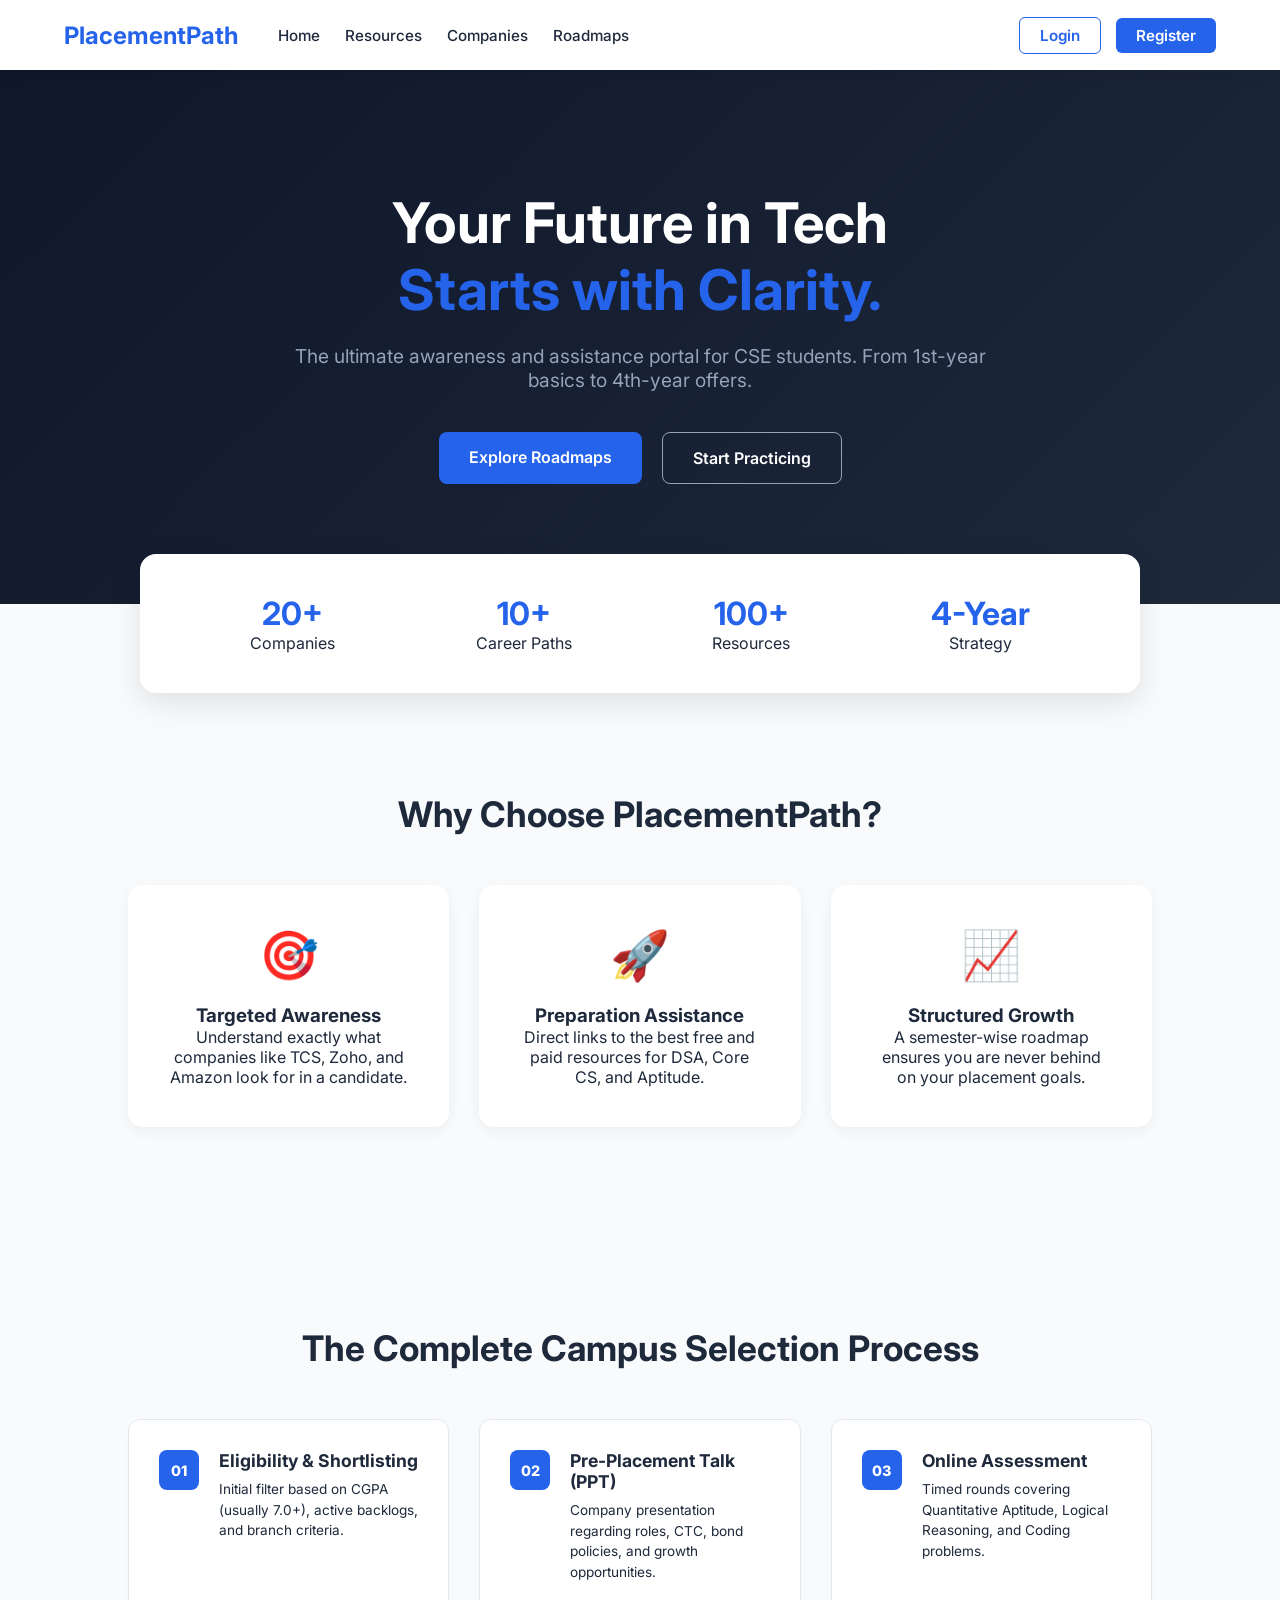
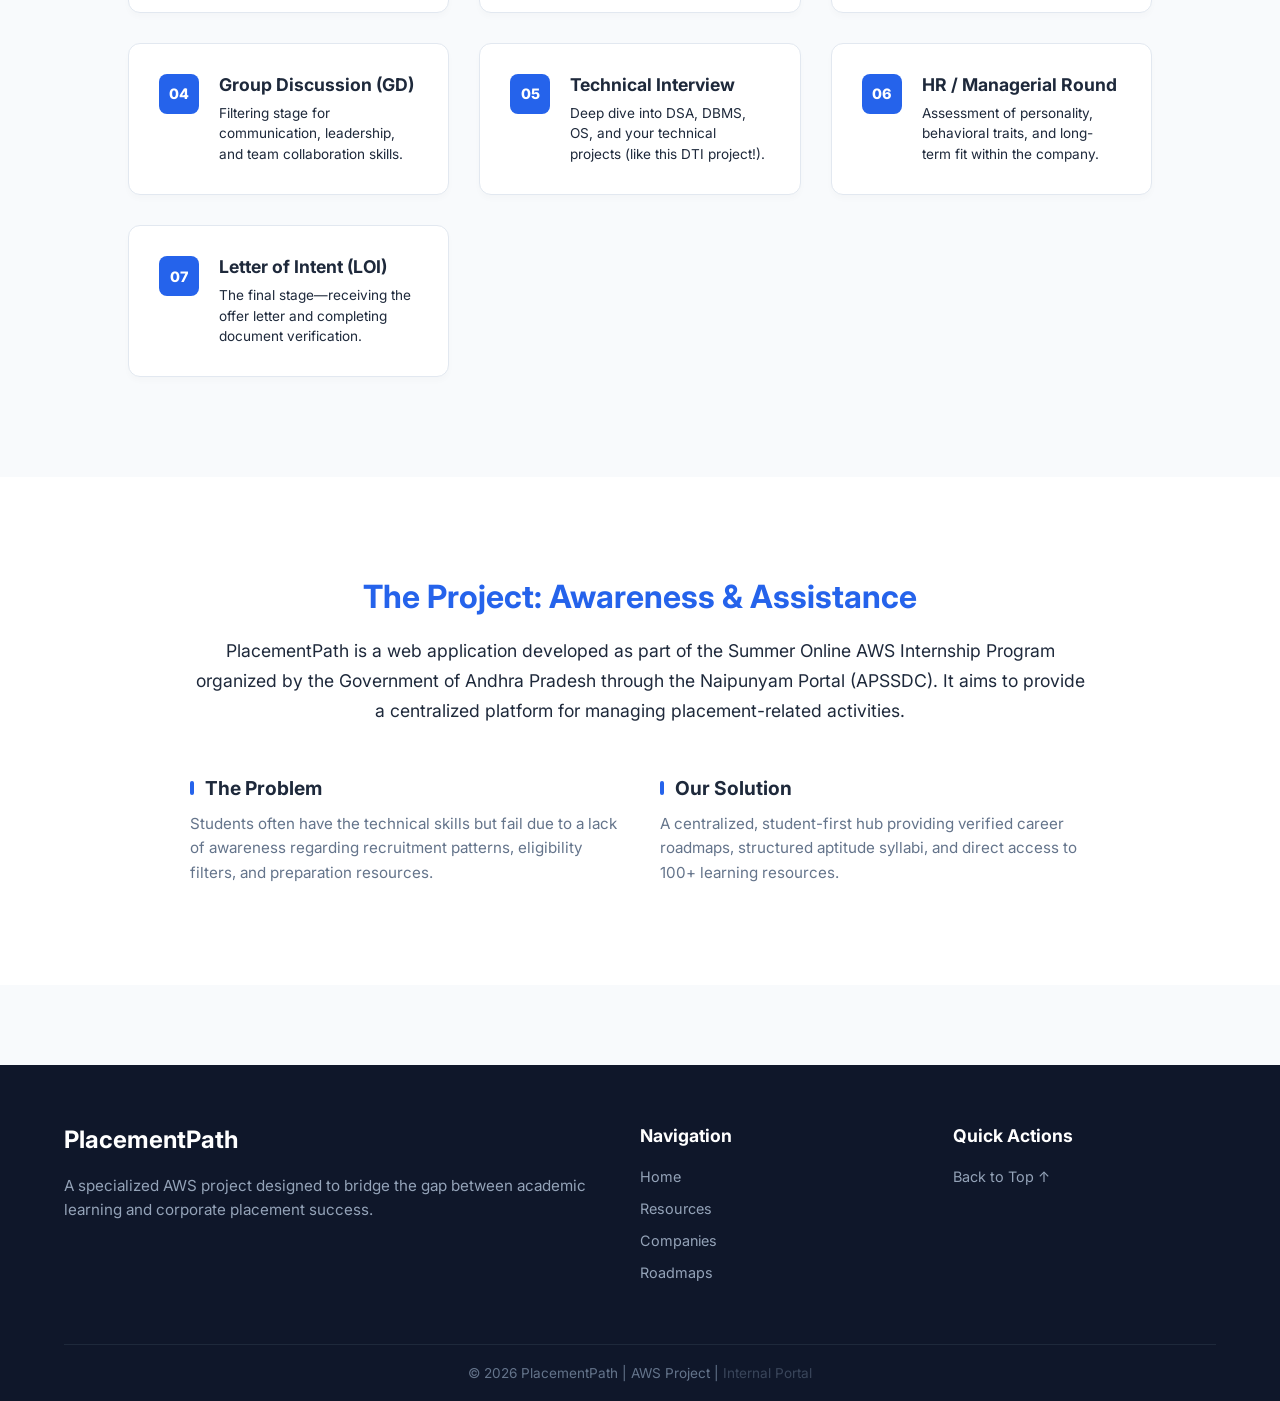
<file: frontend/index.html>
<!DOCTYPE html>
<html lang="en">
<head>
    <meta charset="UTF-8">
    <meta name="viewport" content="width=device-width, initial-scale=1.0">
    <title>PlacementPath | Empowering CSE Careers</title>
    <link rel="stylesheet" href="css/global.css">
    <link rel="stylesheet" href="css/home.css">
    <link href="https://fonts.googleapis.com/css2?family=Inter:wght@400;500;600;700&display=swap" rel="stylesheet">
</head>
<body>

    <nav>
        <a href="index.html" class="logo">PlacementPath</a>
        <ul class="nav-links">
            <li><a href="index.html">Home</a></li>
            <li><a href="resources.html">Resources</a></li>
            <li><a href="companies.html">Companies</a></li>
            <li><a href="roadmaps.html">Roadmaps</a></li>
        </ul>
        <ul class="nav-auth" id="nav-auth">
            <li><a href="login.html" class="btn-auth btn-login">Login</a></li>
            <li><a href="register.html" class="btn-auth btn-register">Register</a></li>
        </ul>
    </nav>

    <header class="hero">
        <div class="hero-content">
            <h1>Your Future in Tech <br><span>Starts with Clarity.</span></h1>
            <p>The ultimate awareness and assistance portal for CSE students. From 1st-year basics to 4th-year offers.</p>
            <div class="hero-btns">
                <a href="roadmaps.html" class="btn-primary">Explore Roadmaps</a>
                <a href="resources.html" class="btn-secondary">Start Practicing</a>
            </div>
        </div>
    </header>

    <section class="stats-bar">
        <div class="stat-item"><strong>20+</strong> Companies</div>
        <div class="stat-item"><strong>10+</strong> Career Paths</div>
        <div class="stat-item"><strong>100+</strong> Resources</div>
        <div class="stat-item"><strong>4-Year</strong> Strategy</div>
    </section>

    <section class="features">
        <h2 class="section-title">Why Choose PlacementPath?</h2>
        <div class="feature-grid">
            <div class="feature-card">
                <div class="f-icon">🎯</div>
                <h3>Targeted Awareness</h3>
                <p>Understand exactly what companies like TCS, Zoho, and Amazon look for in a candidate.</p>
            </div>
            <div class="feature-card">
                <div class="f-icon">🚀</div>
                <h3>Preparation Assistance</h3>
                <p>Direct links to the best free and paid resources for DSA, Core CS, and Aptitude.</p>
            </div>
            <div class="feature-card">
                <div class="f-icon">📈</div>
                <h3>Structured Growth</h3>
                <p>A semester-wise roadmap ensures you are never behind on your placement goals.</p>
            </div>
        </div>
    </section>

    <section class="phases">
    <h2 class="section-title">The Complete Campus Selection Process</h2>
    <div class="phase-timeline">
        <div class="phase-node">
            <div class="node-icon">01</div>
            <div class="node-content">
                <h4>Eligibility & Shortlisting</h4>
                <p>Initial filter based on CGPA (usually 7.0+), active backlogs, and branch criteria.</p>
            </div>
        </div>
        <div class="phase-node">
            <div class="node-icon">02</div>
            <div class="node-content">
                <h4>Pre-Placement Talk (PPT)</h4>
                <p>Company presentation regarding roles, CTC, bond policies, and growth opportunities.</p>
            </div>
        </div>
        <div class="phase-node">
            <div class="node-icon">03</div>
            <div class="node-content">
                <h4>Online Assessment</h4>
                <p>Timed rounds covering Quantitative Aptitude, Logical Reasoning, and Coding problems.</p>
            </div>
        </div>
        <div class="phase-node">
            <div class="node-icon">04</div>
            <div class="node-content">
                <h4>Group Discussion (GD)</h4>
                <p>Filtering stage for communication, leadership, and team collaboration skills.</p>
            </div>
        </div>
        <div class="phase-node">
            <div class="node-icon">05</div>
            <div class="node-content">
                <h4>Technical Interview</h4>
                <p>Deep dive into DSA, DBMS, OS, and your technical projects (like this DTI project!).</p>
            </div>
        </div>
        <div class="phase-node">
            <div class="node-icon">06</div>
            <div class="node-content">
                <h4>HR / Managerial Round</h4>
                <p>Assessment of personality, behavioral traits, and long-term fit within the company.</p>
            </div>
        </div>
        <div class="phase-node">
            <div class="node-icon">07</div>
            <div class="node-content">
                <h4>Letter of Intent (LOI)</h4>
                <p>The final stage—receiving the offer letter and completing document verification.</p>
            </div>
        </div>
    </div>
</section>


    <section id="about" class="about-section">
    <div class="about-container">
        <div class="about-text">
            <h2>The Project: Awareness & Assistance</h2>
            <p>
                PlacementPath is a web application developed as part of the Summer Online AWS Internship Program organized by the Government of Andhra Pradesh through the Naipunyam Portal (APSSDC). It aims to provide a centralized platform for managing placement-related activities. 
            </p>
            <div class="about-grid">
                <div class="about-item">
                    <h4>The Problem</h4>
                    <p>Students often have the technical skills but fail due to a lack of awareness regarding recruitment patterns, eligibility filters, and preparation resources.</p>
                </div>
                <div class="about-item">
                    <h4>Our Solution</h4>
                    <p>A centralized, student-first hub providing verified career roadmaps, structured aptitude syllabi, and direct access to 100+ learning resources.</p>
                </div>
            </div>
        </div>
    </div>
</section>

   <footer>
    <div class="footer-container">
        <div class="footer-about">
            <h3>Placement<span>Path</span></h3>
            <p>A specialized AWS project designed to bridge the gap between academic learning and corporate placement success.</p>
        </div>
        <div class="footer-links">
            <h4>Navigation</h4>
            <ul>
                <li><a href="index.html">Home</a></li>
                <li><a href="resources.html">Resources</a></li>
                <li><a href="companies.html">Companies</a></li>
                <li><a href="roadmaps.html">Roadmaps</a></li>
            </ul>
        </div>
        <div class="footer-links">
            <h4>Quick Actions</h4>
            <ul>
                <li><a href="javascript:void(0)" onclick="window.scrollTo({top:0, behavior:'smooth'})">Back to Top ↑</a></li>
            </ul>
        </div>
    </div>
    <div class="footer-bottom">
        <p>
            &copy; 2026 PlacementPath | AWS Project | 
            <a href="admin.html" style="text-decoration: none; color: inherit; opacity: 0.5;">Internal Portal</a>
        </p>
    </div>
</footer>
 <script>

const token = localStorage.getItem("token");
const username = localStorage.getItem("username");

const navAuth = document.getElementById("nav-auth");

if (token) {

    navAuth.innerHTML = `
        <li style="display:flex;align-items:center;color:white;font-weight:600;padding-right:10px;">
            Welcome, ${username}
        </li>

        <li>
            <a href="#" class="btn-auth btn-login" id="logoutBtn">
                Logout
            </a>
        </li>
    `;

    document
        .getElementById("logoutBtn")
        .addEventListener("click", function(e){

            e.preventDefault();

            localStorage.removeItem("token");
            localStorage.removeItem("username");
            localStorage.removeItem("loggedIn");

            alert("Logged out successfully.");

            window.location.reload();

        });

}

</script>
</body>
</html>
</file>
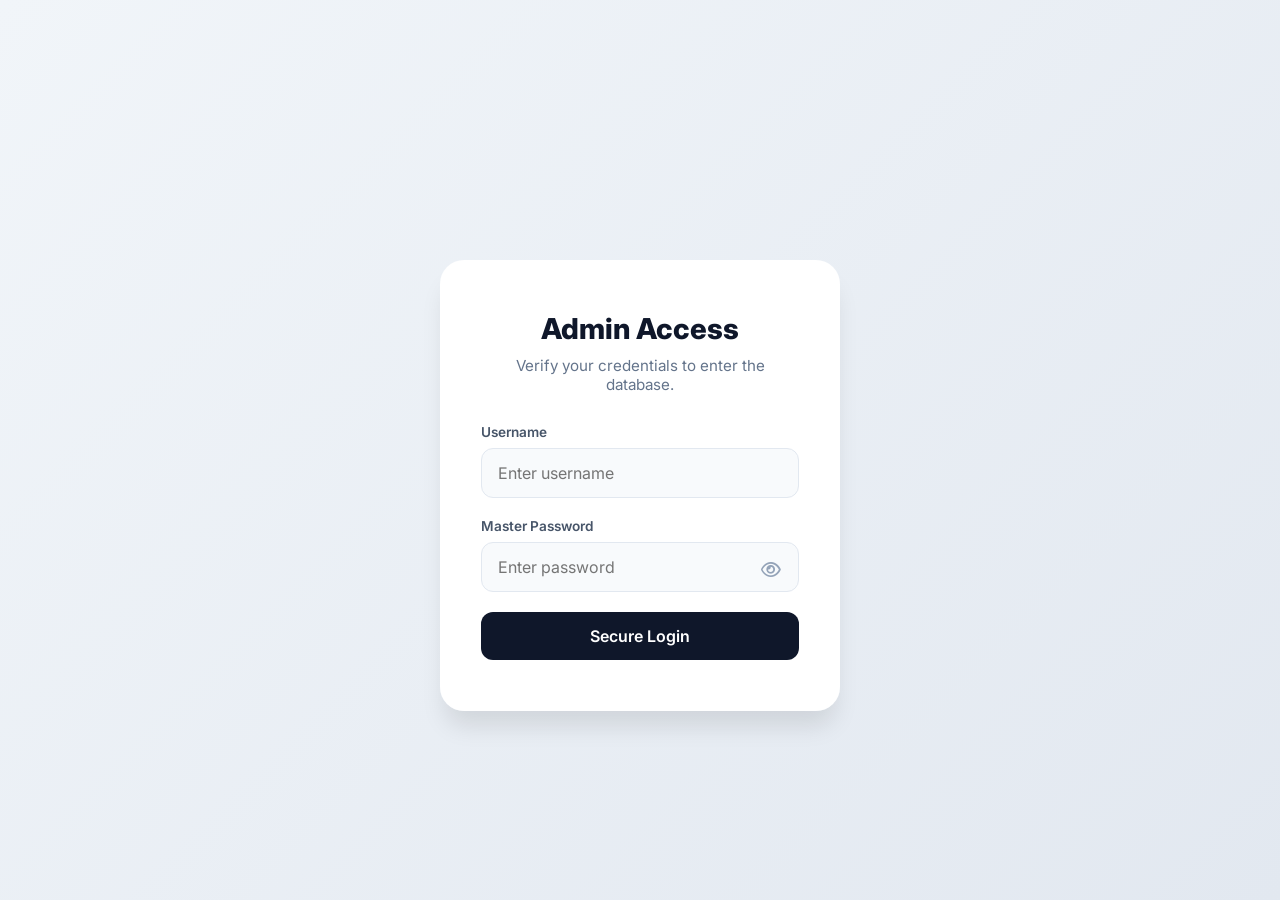
<file: frontend/admin.html>
<!DOCTYPE html>
<html lang="en">
<head>
    <meta charset="UTF-8">
    <meta name="viewport" content="width=device-width, initial-scale=1.0">
    <title>Admin Portal | PlacementPath</title>
    
    <link rel="stylesheet" href="css/global.css">
    <link rel="stylesheet" href="https://cdnjs.cloudflare.com/ajax/libs/font-awesome/6.0.0/css/all.min.css">
    
    <style>
        :root {
            --admin-dark: #0f172a;
            --primary-blue: #2563eb;
            --bg-gradient: linear-gradient(135deg, #f1f5f9 0%, #e2e8f0 100%);
        }

        body { 
            background: var(--bg-gradient);
            margin: 0;
            font-family: 'Inter', sans-serif;
            min-height: 100vh;
            display: flex;
            align-items: center; /* Vertical centering for login */
            justify-content: center; /* Horizontal centering */
        }

        /* --- 1. LOGIN CARD STYLING --- */
        .login-box { 
            background: rgba(255, 255, 255, 0.98);
            padding: 50px 40px;
            border-radius: 24px; 
            text-align: center;
            box-shadow: 0 20px 25px -5px rgba(0, 0, 0, 0.1);
            max-width: 400px;
            width: 90%;
            border: 1px solid rgba(255, 255, 255, 0.3);
        }

        .login-box h2 { color: var(--admin-dark); font-size: 1.8rem; margin: 0 0 10px; font-weight: 800; }
        .login-box p { color: #64748b; margin-bottom: 30px; font-size: 0.95rem; }

        .input-group { position: relative; margin-bottom: 20px; text-align: left; }
        .input-group label { display: block; font-size: 0.85rem; font-weight: 600; color: #475569; margin-bottom: 8px; }
        
        .input-group input { 
            width: 100%; padding: 14px 16px; border: 1.5px solid #e2e8f0; 
            border-radius: 12px; font-size: 1rem; transition: 0.3s;
            background: #f8fafc; box-sizing: border-box;
        }

        .input-group input:focus {
            outline: none; border-color: var(--primary-blue);
            background: white; box-shadow: 0 0 0 4px rgba(37, 99, 235, 0.1);
        }

        .input-group i { 
            position: absolute; right: 18px; top: 43px; 
            cursor: pointer; color: #94a3b8; font-size: 1.1rem; 
        }

        .login-btn {
            width: 100%; padding: 14px; background: var(--admin-dark);
            color: white; border: none; border-radius: 12px;
            font-size: 1rem; font-weight: 600; cursor: pointer; transition: 0.3s;
        }

        .login-btn:hover { background: #1e293b; transform: translateY(-1px); }

        /* --- 2. DASHBOARD STYLING --- */
        #dashboard { 
            display: none; 
            width: 100%; 
            max-width: 1100px; 
            padding: 40px 20px;
            margin: 0 auto; /* Ensure horizontal centering */
        }

        .admin-nav { 
            display: flex; justify-content: space-between; align-items: center; 
            margin-bottom: 30px; background: var(--admin-dark);
            padding: 20px 30px; border-radius: 16px; color: white;
            box-shadow: 0 10px 15px -3px rgba(0,0,0,0.1);
        }

        .logout-btn {
            background: transparent; color: white !important;
            border: 1.5px solid white; padding: 8px 20px;
            border-radius: 8px; font-weight: 600; cursor: pointer;
            transition: 0.3s;
        }
        .logout-btn:hover { background: white; color: var(--admin-dark) !important; }

        .table-card { 
            background: white; border-radius: 16px; 
            box-shadow: 0 4px 6px -1px rgba(0,0,0,0.1); overflow: hidden; 
        }

        table { width: 100%; border-collapse: collapse; }
        th { background: #f8fafc; color: #475569; text-align: left; padding: 18px; font-size: 0.85rem; text-transform: uppercase; letter-spacing: 0.05em; }
        td { padding: 18px; border-top: 1px solid #f1f5f9; color: #1e293b; }
        
        code { background: #fff1f2; color: #e11d48; padding: 4px 8px; border-radius: 4px; font-family: monospace; }
        .btn-del { color: #ef4444; border: none; background: none; cursor: pointer; font-weight: 700; }
    </style>
</head>
<body>

    <div id="loginSection" class="login-box">
        <h2>Admin Access</h2>
        <p>Verify your credentials to enter the database.</p>
        
        <div class="input-group">
            <label>Username</label>
            <input type="text" id="adminUser" placeholder="Enter username">
        </div>
        
        <div class="input-group">
            <label>Master Password</label>
            <input type="password" id="adminPass" placeholder="Enter password">
            <i class="fa-regular fa-eye" id="toggleEye"></i>
        </div>
        
        <button onclick="checkAdmin()" class="login-btn">Secure Login</button>
    </div>

    <div id="dashboard">
        <div class="admin-nav">
            <h2 style="margin:0;">PlacementPath <span style="font-weight:300; opacity:0.7;">| Database</span></h2>
            <button onclick="adminLogout()" class="logout-btn">Logout</button>
        </div>

        <div class="table-card">
            <table>
                <thead>
                    <tr>
                        <th>Username</th>
                        <th>Email</th>
                        <th>Registered On</th>
                        <th>Status</th>
                    </tr>
                </thead>
                <tbody id="userList">
                    </tbody>
            </table>
        </div>
    </div>
    
<script src="js/config.js"></script>
<script src="js/admin.js"></script>
</body>
</html>
</file>
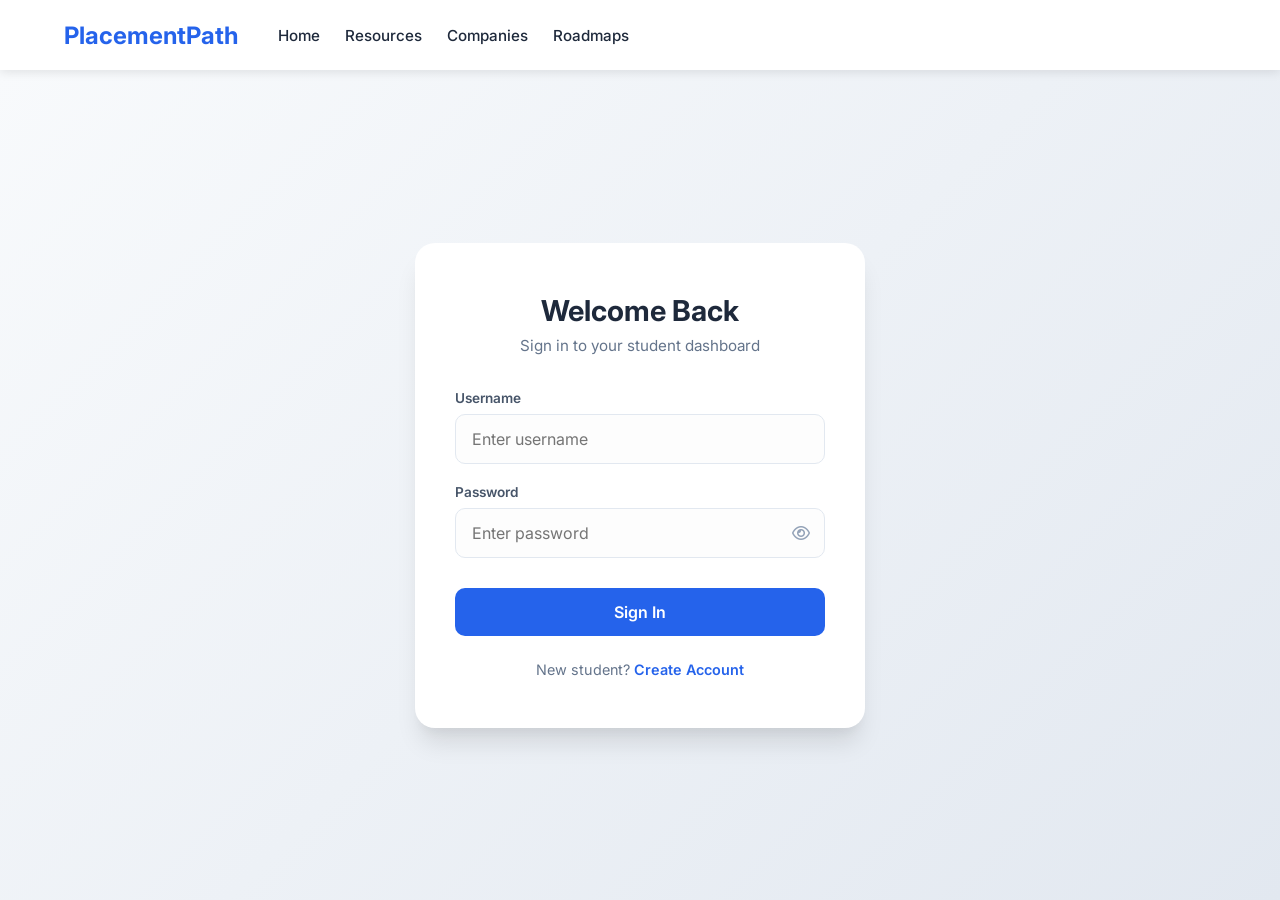
<file: frontend/companies.html>
<!DOCTYPE html>
<html lang="en">
<head>
    <meta charset="UTF-8">
    <meta name="viewport" content="width=device-width, initial-scale=1.0">
    <title>Company Directory | PlacementPath</title>
    <link rel="stylesheet" href="css/global.css">
    <link rel="stylesheet" href="css/companies.css">
    <link href="https://fonts.googleapis.com/css2?family=Inter:wght@400;500;600;700&display=swap" rel="stylesheet">
</head>
<body>

    <nav>
        <a href="index.html" class="logo">PlacementPath</a>
        <ul class="nav-links">
            <li><a href="index.html">Home</a></li>
            <li><a href="resources.html">Resources</a></li>
            <li><a href="companies.html">Companies</a></li>
            <li><a href="roadmaps.html">Roadmaps</a></li>
        </ul>
        <ul class="nav-auth" id="nav-auth">
            <li><a href="login.html" class="btn-auth btn-login">Login</a></li>
            <li><a href="register.html" class="btn-auth btn-register">Register</a></li>
        </ul>
    </nav>

    <div class="table-container">
        <header class="page-header">
            <h1>Partner Companies</h1>
            <p>Direct links and available roles for top tech recruiters in India.</p>
        </header>

        <table class="company-table">
            <thead>
                <tr>
                    <th>#</th>
                    <th>Company</th>
                    <th>Available Roles (CSE/IT)</th>
                    <th>Action</th>
                </tr>
            </thead>
            <tbody>
    <tr><td>1</td><td><div class="table-brand"><span class="mini-icon google">G</span> Google</div></td><td>SDE, Cloud, Data Engineer</td><td><a href="https://google.com/careers" target="_blank" class="table-btn">View Site</a></td></tr>
    <tr><td>2</td><td><div class="table-brand"><span class="mini-icon microsoft">M</span> Microsoft</div></td><td>Software Engineer, Azure Intern</td><td><a href="https://careers.microsoft.com" target="_blank" class="table-btn">View Site</a></td></tr>
    <tr><td>3</td><td><div class="table-brand"><span class="mini-icon amazon">A</span> Amazon</div></td><td>SDE-1, AWS Cloud Support</td><td><a href="https://amazon.jobs" target="_blank" class="table-btn">View Site</a></td></tr>
    <tr><td>4</td><td><div class="table-brand"><span class="mini-icon nvidia">NV</span> NVIDIA</div></td><td>System Software, Hardware Eng.</td><td><a href="https://nvidia.com/careers" target="_blank" class="table-btn">View Site</a></td></tr>
    <tr><td>5</td><td><div class="table-brand"><span class="mini-icon oracle">O</span> Oracle</div></td><td>App Developer, Cloud Infrastructure</td><td><a href="https://oracle.com/careers" target="_blank" class="table-btn">View Site</a></td></tr>
    
    <tr><td>6</td><td><div class="table-brand"><span class="mini-icon zoho">Z</span> Zoho</div></td><td>Software Developer (Member Tech)</td><td><a href="https://zoho.com/careers" target="_blank" class="table-btn">View Site</a></td></tr>
    <tr><td>7</td><td><div class="table-brand"><span class="mini-icon flipkart">F</span> Flipkart</div></td><td>SDE-1, Data Analyst</td><td><a href="https://flipkartcareers.com" target="_blank" class="table-btn">View Site</a></td></tr>
    <tr><td>8</td><td><div class="table-brand"><span class="mini-icon phonepe">P</span> PhonePe</div></td><td>Backend, Frontend, DevOps</td><td><a href="https://phonepe.com/careers" target="_blank" class="table-btn">View Site</a></td></tr>
    <tr><td>9</td><td><div class="table-brand"><span class="mini-icon zomato">ZM</span> Zomato</div></td><td>Product Engineer, SDE</td><td><a href="https://zomato.com/careers" target="_blank" class="table-btn">View Site</a></td></tr>
    <tr><td>10</td><td><div class="table-brand"><span class="mini-icon swiggy">SW</span> Swiggy</div></td><td>SDE, Site Reliability Eng.</td><td><a href="https://swiggy.com/careers" target="_blank" class="table-btn">View Site</a></td></tr>
    <tr><td>11</td><td><div class="table-brand"><span class="mini-icon fresh">FW</span> Freshworks</div></td><td>Product Developer, QA</td><td><a href="https://freshworks.com/careers" target="_blank" class="table-btn">View Site</a></td></tr>

    <tr><td>12</td><td><div class="table-brand"><span class="mini-icon tcs">T</span> TCS</div></td><td>Ninja, Digital, Prime</td><td><a href="https://tcs.com/careers" target="_blank" class="table-btn">View Site</a></td></tr>
    <tr><td>13</td><td><div class="table-brand"><span class="mini-icon infosys">I</span> Infosys</div></td><td>Power Programmer, DSE, SE</td><td><a href="https://infosys.com/careers" target="_blank" class="table-btn">View Site</a></td></tr>
    <tr><td>14</td><td><div class="table-brand"><span class="mini-icon wipro">W</span> Wipro</div></td><td>Turbo, Elite, Star</td><td><a href="https://wipro.com/careers" target="_blank" class="table-btn">View Site</a></td></tr>
    <tr><td>15</td><td><div class="table-brand"><span class="mini-icon accenture">AC</span> Accenture</div></td><td>ASE, AASE (Full Stack)</td><td><a href="https://accenture.com/careers" target="_blank" class="table-btn">View Site</a></td></tr>
    <tr><td>16</td><td><div class="table-brand"><span class="mini-icon cog">C</span> Cognizant</div></td><td>GenC, GenC Elevate, Next</td><td><a href="https://cognizant.com/careers" target="_blank" class="table-btn">View Site</a></td></tr>
    <tr><td>17</td><td><div class="table-brand"><span class="mini-icon hcl">H</span> HCLTech</div></td><td>Graduate Engineer, Support</td><td><a href="https://hcltech.com/careers" target="_blank" class="table-btn">View Site</a></td></tr>
    <tr><td>18</td><td><div class="table-brand"><span class="mini-icon cap">CG</span> Capgemini</div></td><td>Analyst, Senior Analyst</td><td><a href="https://capgemini.com/careers" target="_blank" class="table-btn">View Site</a></td></tr>
    <tr><td>19</td><td><div class="table-brand"><span class="mini-icon lti">LTIM</span> LTIMindtree</div></td><td>Software Engineer, Data</td><td><a href="https://ltimindtree.com/careers" target="_blank" class="table-btn">View Site</a></td></tr>
    <tr><td>20</td><td><div class="table-brand"><span class="mini-icon ibm">IBM</span> IBM</div></td><td>ASE, AI Engineer</td><td><a href="https://ibm.com/careers" target="_blank" class="table-btn">View Site</a></td></tr>
    
    <tr><td>21</td><td><div class="table-brand"><span class="mini-icon jpm">JPM</span> JP Morgan</div></td><td>Software Engineer (SEP)</td><td><a href="https://jpmorgan.com/careers" target="_blank" class="table-btn">View Site</a></td></tr>
    <tr><td>22</td><td><div class="table-brand"><span class="mini-icon del">DL</span> Deloitte</div></td><td>Analyst, Cyber Risk</td><td><a href="https://deloitte.com/careers" target="_blank" class="table-btn">View Site</a></td></tr>
</tbody>
        </table>
    </div>

    <footer>
    <div class="footer-container">
        <div class="footer-about">
            <h3>Placement<span>Path</span></h3>
            <p>Specialized DTI project empowering CSE students with technical roadmaps and placement assistance.</p>
        </div>

        <div class="footer-links">
            <h4>Navigation</h4>
            <ul>
                <li><a href="index.html">Home</a></li>
                <li><a href="resources.html">Resources</a></li>
                <li><a href="companies.html">Companies</a></li>
                <li><a href="roadmaps.html">Roadmaps</a></li>
            </ul>
        </div>

        <div class="footer-links">
            <h4>Quick Actions</h4>
            <ul>
                <li><a href="javascript:void(0)" onclick="window.scrollTo({top:0, behavior:'smooth'})">Back to Top ↑</a></li>
            </ul>
        </div>
    </div>

    <div class="footer-bottom">
        <p>&copy; 2026 PlacementPath | DTI Project</p>
    </div>
</footer>
<script>

const token = localStorage.getItem("token");
const navAuth = document.getElementById("nav-auth");

// Protect this page
if (!token) {

    alert("Please login to access this page.");

    window.location.href = "login.html";

}

// Update Navbar
if (token) {

    navAuth.innerHTML = `
        <li>
            <a href="#" class="btn-auth btn-login" id="logoutBtn">
                Logout
            </a>
        </li>
    `;

    document
        .getElementById("logoutBtn")
        .addEventListener("click", function(e){

            e.preventDefault();

            localStorage.removeItem("token");
            localStorage.removeItem("username");
            localStorage.removeItem("loggedIn");

            window.location.href = "login.html";

        });

}

</script>
</body>
</html>
</file>
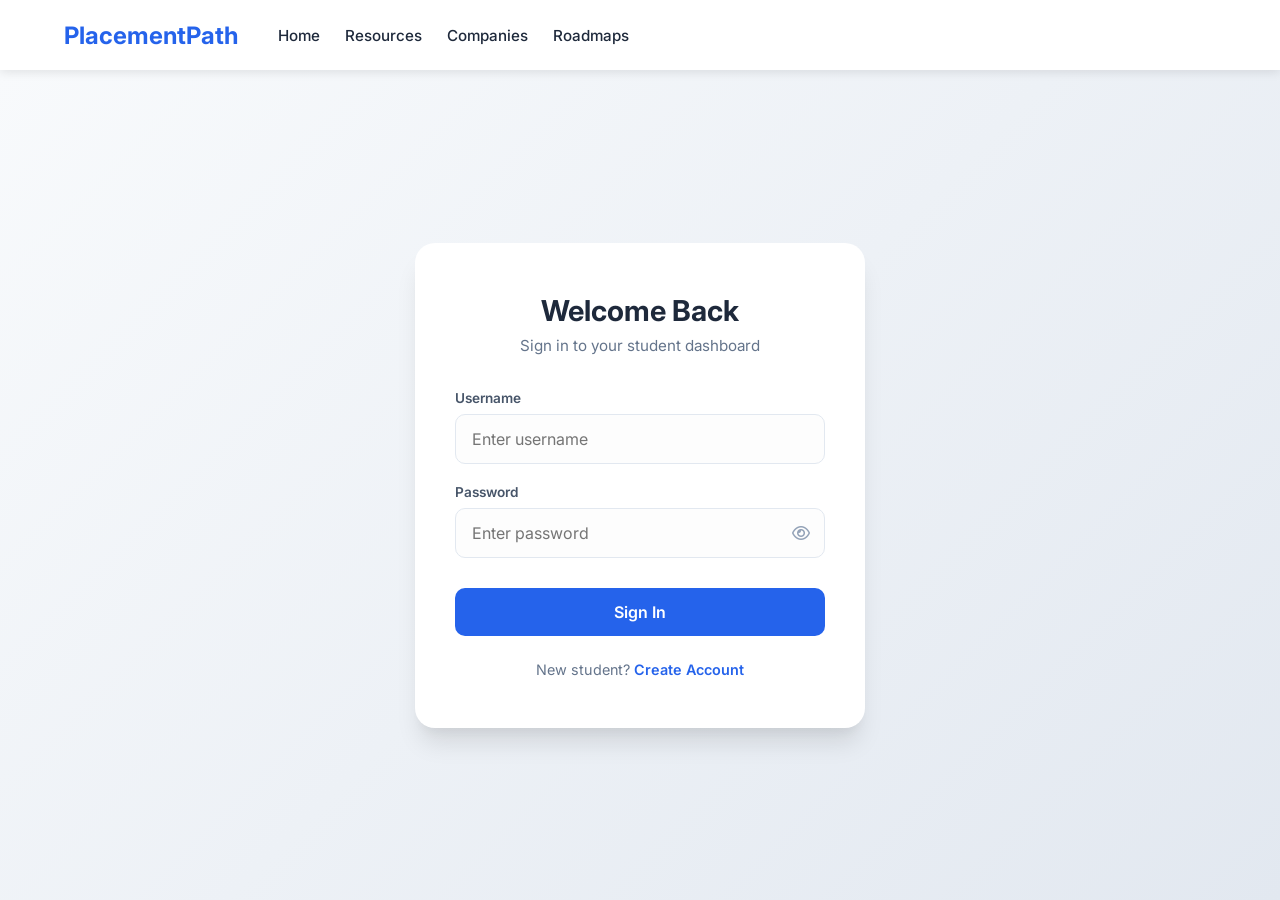
<file: frontend/login.html>
<!DOCTYPE html>
<html lang="en">
<head>
    <meta charset="UTF-8">
    <meta name="viewport" content="width=device-width, initial-scale=1.0">
    <title>Login | PlacementPath</title>

    <link rel="stylesheet" href="css/global.css">
    <link rel="stylesheet" href="css/auth.css">
    <link rel="stylesheet" href="https://cdnjs.cloudflare.com/ajax/libs/font-awesome/6.0.0/css/all.min.css">
</head>
<body>

<nav>
    <a href="index.html" class="logo">Placement<span>Path</span></a>

    <ul class="nav-links">
        <li><a href="index.html">Home</a></li>
        <li><a href="resources.html">Resources</a></li>
        <li><a href="companies.html">Companies</a></li>
        <li><a href="roadmaps.html">Roadmaps</a></li>
    </ul>
</nav>

<div class="auth-wrapper">

    <div class="auth-card">

        <div class="auth-header">
            <h2>Welcome Back</h2>
            <p>Sign in to your student dashboard</p>
        </div>

        <div id="statusMsg" class="status-msg"></div>

        <form id="loginForm">

            <div class="input-group">

                <label>Username</label>

                <input
                    type="text"
                    id="loginUsername"
                    placeholder="Enter username"
                    required>

            </div>

            <div class="input-group">

                <label>Password</label>

                <div class="password-wrapper">

                    <input
                        type="password"
                        id="loginPass"
                        placeholder="Enter password"
                        required>

                    <i class="fa-regular fa-eye"
                       id="toggleLoginPass"></i>

                </div>

            </div>

            <button type="submit"
                    class="btn-submit">

                Sign In

            </button>

        </form>

        <div class="auth-footer">

            New student?

            <a href="register.html">
                Create Account
            </a>

        </div>

    </div>

</div>
<script src="js/config.js"></script>
<script src="js/login.js"></script>
</body>
</html>
</file>
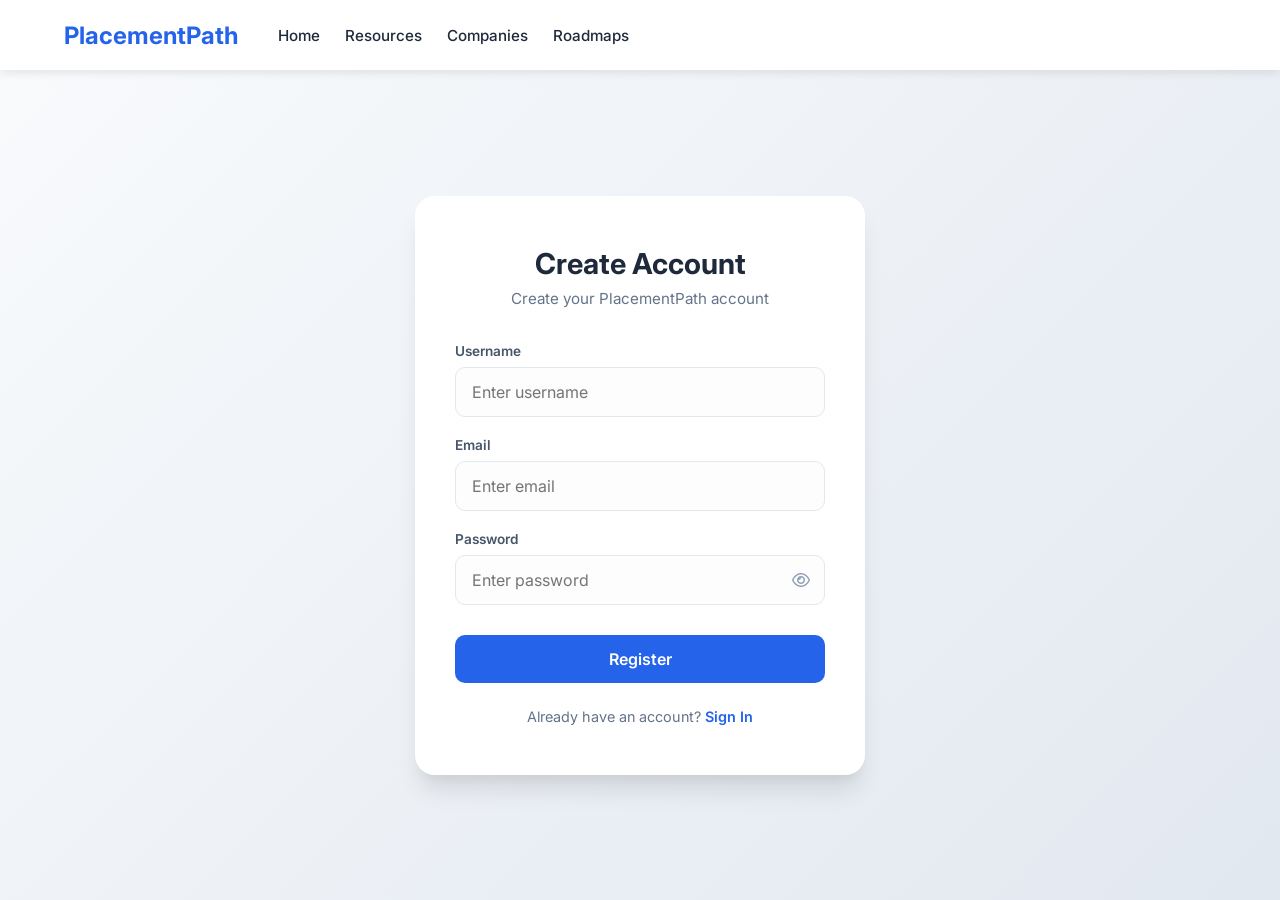
<file: frontend/register.html>
<!DOCTYPE html>
<html lang="en">
<head>
    <meta charset="UTF-8">
    <meta name="viewport" content="width=device-width, initial-scale=1.0">
    <title>Register | PlacementPath</title>

    <link rel="stylesheet" href="css/global.css">
    <link rel="stylesheet" href="css/auth.css">
    <link rel="stylesheet"
          href="https://cdnjs.cloudflare.com/ajax/libs/font-awesome/6.0.0/css/all.min.css">
</head>
<body>

<nav>
    <a href="index.html" class="logo">
        Placement<span>Path</span>
    </a>

    <ul class="nav-links">
        <li><a href="index.html">Home</a></li>
        <li><a href="resources.html">Resources</a></li>
        <li><a href="companies.html">Companies</a></li>
        <li><a href="roadmaps.html">Roadmaps</a></li>
    </ul>
</nav>

<div class="auth-wrapper">

    <div class="auth-card">

        <div class="auth-header">
            <h2>Create Account</h2>
            <p>Create your PlacementPath account</p>
        </div>

        <div id="statusMsg" class="status-msg"></div>

        <form id="regForm">

            <div class="input-group">
                <label>Username</label>
                <input
                    type="text"
                    id="username"
                    placeholder="Enter username"
                    required>
            </div>

            <div class="input-group">
                <label>Email</label>
                <input
                    type="email"
                    id="email"
                    placeholder="Enter email"
                    required>
            </div>

            <div class="input-group">

                <label>Password</label>

                <div class="password-wrapper">

                    <input
                        type="password"
                        id="password"
                        placeholder="Enter password"
                        required>

                    <i class="fa-regular fa-eye"
                       id="toggleRegPass"></i>

                </div>

            </div>

            <button
                type="submit"
                class="btn-submit">

                Register

            </button>

        </form>

        <div class="auth-footer">

            Already have an account?

            <a href="login.html">
                Sign In
            </a>

        </div>

    </div>

</div>
<script src="js/config.js"></script>
<script src="js/register.js"></script>

</body>
</html>
</file>
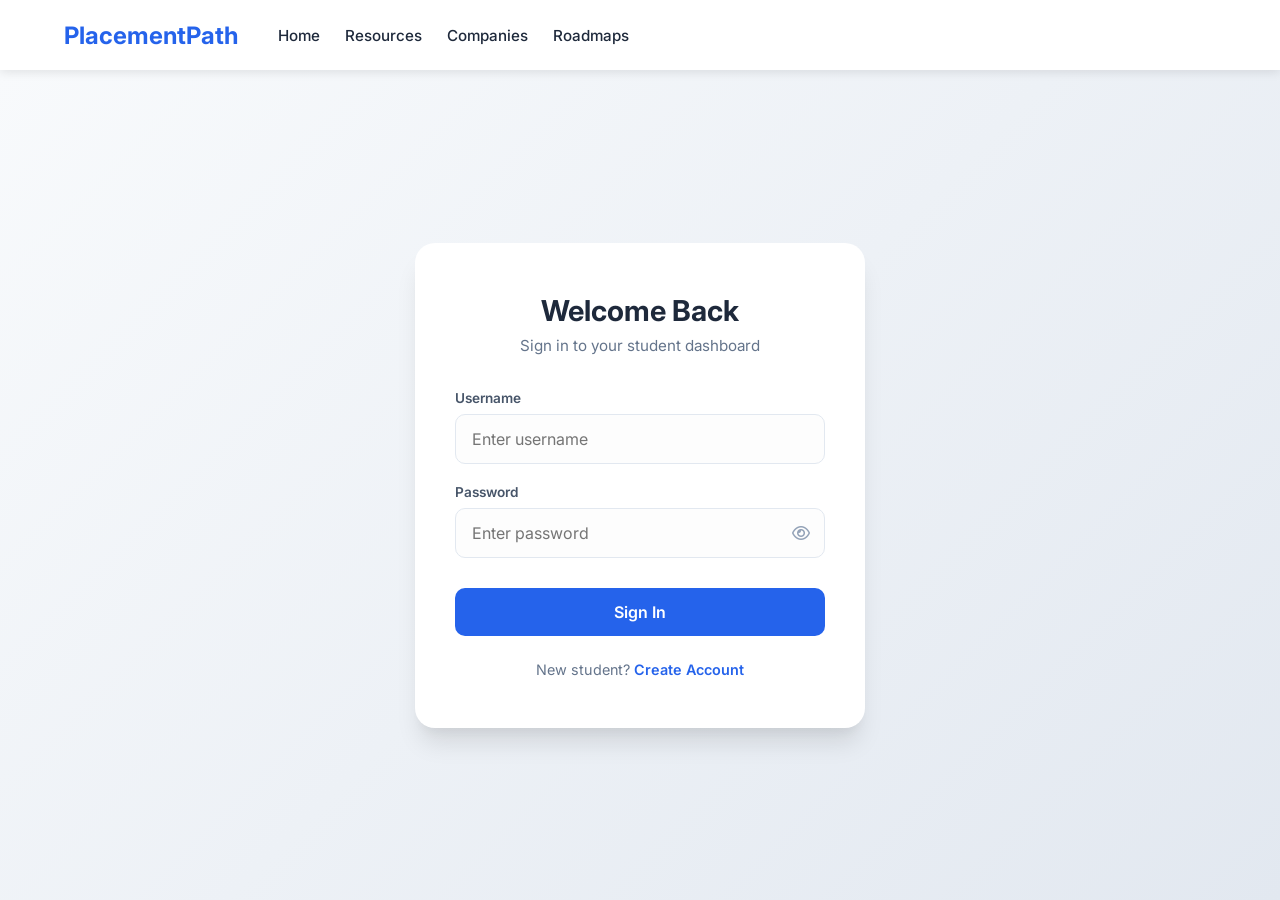
<file: frontend/resources.html>
<!DOCTYPE html>
<html lang="en">
<head>
    <meta charset="UTF-8">
    <meta name="viewport" content="width=device-width, initial-scale=1.0">
    <title>Resource Library | PlacementPath</title>
    <link rel="stylesheet" href="css/global.css">
    <link rel="stylesheet" href="css/resources.css">
    <link href="https://fonts.googleapis.com/css2?family=Inter:wght@400;500;600;700&display=swap" rel="stylesheet">
</head>
<body>

    <nav>
        <a href="index.html" class="logo">PlacementPath</a>
        <ul class="nav-links">
            <li><a href="index.html">Home</a></li>
            <li><a href="resources.html">Resources</a></li>
            <li><a href="companies.html">Companies</a></li>
            <li><a href="roadmaps.html">Roadmaps</a></li>
        </ul>
        <ul class="nav-auth" id="nav-auth">
            <li><a href="login.html" class="btn-auth btn-login">Login</a></li>
            <li><a href="register.html" class="btn-auth btn-register">Register</a></li>
        </ul>
    </nav>

    <div class="container">
        <header class="resource-header">
            <h1>Resource Library</h1>
            <p>18+ curated platforms to help you master tech skills and crack placements.</p>
        </header>

        <section class="category-section">
            <div class="category-title">
                <span class="icon">📚</span>
                <h2>Learning Hub (Theory & Concepts)</h2>
            </div>
            
            <div class="resource-grid">
                <div class="res-card free">
                    <div class="card-badge">Free</div>
                    <h3>w3schools</h3>
                    <p>The world's largest web developer site. Best for HTML, CSS, and SQL basics.</p>
                    <a href="https://www.w3schools.com" target="_blank">Start Learning</a>
                </div>
                <div class="res-card free">
                    <div class="card-badge">Free</div>
                    <h3>MDN Web Docs</h3>
                    <p>Documented by developers, for developers. The ultimate JS reference.</p>
                    <a href="https://developer.mozilla.org" target="_blank">View Docs</a>
                </div>
                <div class="res-card free">
                    <div class="card-badge">Free</div>
                    <h3>freeCodeCamp</h3>
                    <p>Learn to code for free and earn world-recognized certifications.</p>
                    <a href="https://www.freecodecamp.org" target="_blank">Claim Certificate</a>
                </div>
                <div class="res-card free">
                    <div class="card-badge">Free</div>
                    <h3>Striver's A2Z DSA</h3>
                    <p>The most structured logic-building roadmap for CSE students.</p>
                    <a href="https://takeuforward.org" target="_blank">Open Roadmap</a>
                </div>
                <div class="res-card free">
                    <div class="card-badge">Free</div>
                    <h3>Gate Smashers</h3>
                    <p>Visual explanations for OS, DBMS, and Computer Networks.</p>
                    <a href="https://www.youtube.com/@GateSmashers" target="_blank">Watch Now</a>
                </div>
                <div class="res-card free">
                    <div class="card-badge">Free</div>
                    <h3>TutorialsPoint</h3>
                    <p>Simple and easy learning on various technical and non-technical subjects.</p>
                    <a href="https://www.tutorialspoint.com" target="_blank">Explore</a>
                </div>
                <div class="res-card free">
                    <div class="card-badge">Free</div>
                    <h3>JavaTpoint</h3>
                    <p>Detailed tutorials for Java, Python, and core CSE fundamentals.</p>
                    <a href="https://www.javatpoint.com" target="_blank">Read Tutorials</a>
                </div>
                <div class="res-card free">
                    <div class="card-badge">Free</div>
                    <h3>The Odin Project</h3>
                    <p>A full-stack curriculum that is entirely project-based.</p>
                    <a href="https://www.theodinproject.com" target="_blank">Build Now</a>
                </div>
                <div class="res-card paid">
                    <div class="card-badge">Paid</div>
                    <h3>Scrimba</h3>
                    <p>Interactive coding environment for modern frontend stacks.</p>
                    <a href="https://scrimba.com" target="_blank">Go Pro</a>
                </div>
                <div class="res-card paid">
                    <div class="card-badge">Paid</div>
                    <h3>Frontend Masters</h3>
                    <p>Deep-dive advanced courses on JavaScript and Design Patterns.</p>
                    <a href="https://frontendmasters.com" target="_blank">Join Class</a>
                </div>
            </div>
        </section>

        <section class="category-section">
            <div class="category-title">
                <span class="icon">💻</span>
                <h2>Practice Ground (Coding & Aptitude)</h2>
            </div>
            
            <div class="resource-grid">
                <div class="res-card free">
                    <div class="card-badge">Free</div>
                    <h3>IndiaBIX</h3>
                    <p>Standard for Quant, Logical Reasoning, and Verbal practice.</p>
                    <a href="https://www.indiabix.com" target="_blank">Start Practice</a>
                </div>
                <div class="res-card free">
                    <div class="card-badge">Free</div>
                    <h3>LeetCode</h3>
                    <p>Essential for practicing interview-level coding challenges.</p>
                    <a href="https://leetcode.com" target="_blank">Solve Problems</a>
                </div>
                <div class="res-card free">
                    <div class="card-badge">Free</div>
                    <h3>InterviewBit</h3>
                    <p>Gamified interview preparation and company-wise questions.</p>
                    <a href="https://www.interviewbit.com" target="_blank">Step Up</a>
                </div>
                <div class="res-card free">
                    <div class="card-badge">Free</div>
                    <h3>HackerRank</h3>
                    <p>Perfect for building fundamental syntax speed and logic.</p>
                    <a href="https://www.hackerrank.com" target="_blank">Start Today</a>
                </div>
                <div class="res-card free">
                    <div class="card-badge">Free</div>
                    <h3>CodeChef</h3>
                    <p>Focus on Competitive Programming and long-form contests.</p>
                    <a href="https://www.codechef.com" target="_blank">Compete</a>
                </div>
                <div class="res-card free">
                    <div class="card-badge">Free</div>
                    <h3>Programiz</h3>
                    <p>Interactive platform to learn and practice Python, C, and C++.</p>
                    <a href="https://www.programiz.com" target="_blank">Try Code</a>
                </div>
                <div class="res-card paid">
                    <div class="card-badge">Paid</div>
                    <h3>PrepInsta</h3>
                    <p>Comprehensive placement prep and company-specific mock tests.</p>
                    <a href="https://prepinsta.com" target="_blank">Get Prime</a>
                </div>
                <div class="res-card paid">
                    <div class="card-badge">Paid</div>
                    <h3>FacePrep</h3>
                    <p>Focused training for Indian MNC recruitment patterns.</p>
                    <a href="https://www.faceprep.in" target="_blank">Explore Prep</a>
                </div>
            </div>
        </section>
    </div>
    <footer>
    <div class="footer-container">
        <div class="footer-about">
            <h3>Placement<span>Path</span></h3>
            <p>Specialized DTI project empowering CSE students with technical roadmaps and placement assistance.</p>
        </div>

        <div class="footer-links">
            <h4>Navigation</h4>
            <ul>
                <li><a href="index.html">Home</a></li>
                <li><a href="resources.html">Resources</a></li>
                <li><a href="companies.html">Companies</a></li>
                <li><a href="roadmaps.html">Roadmaps</a></li>
            </ul>
        </div>

        <div class="footer-links">
            <h4>Quick Actions</h4>
            <ul>
                <li><a href="javascript:void(0)" onclick="window.scrollTo({top:0, behavior:'smooth'})">Back to Top ↑</a></li>
            </ul>
        </div>
    </div>

    <div class="footer-bottom">
        <p>&copy; 2026 PlacementPath | DTI Project</p>
    </div>
</footer>
<script>

const token = localStorage.getItem("token");

const navAuth = document.getElementById("nav-auth");

// Protect page
if (!token) {

    alert("Please login first.");

    window.location.href = "login.html";

}

// Update Navbar
if (token) {

    navAuth.innerHTML = `
        <li>
            <a href="#" class="btn-auth btn-login" id="logoutBtn">
                Logout
            </a>
        </li>
    `;

    document.getElementById("logoutBtn")
        .addEventListener("click", function(e){

            e.preventDefault();

            localStorage.removeItem("token");
            localStorage.removeItem("username");
            localStorage.removeItem("loggedIn");

            window.location.href="login.html";

        });

}

</script>
</body>
</html>
</file>
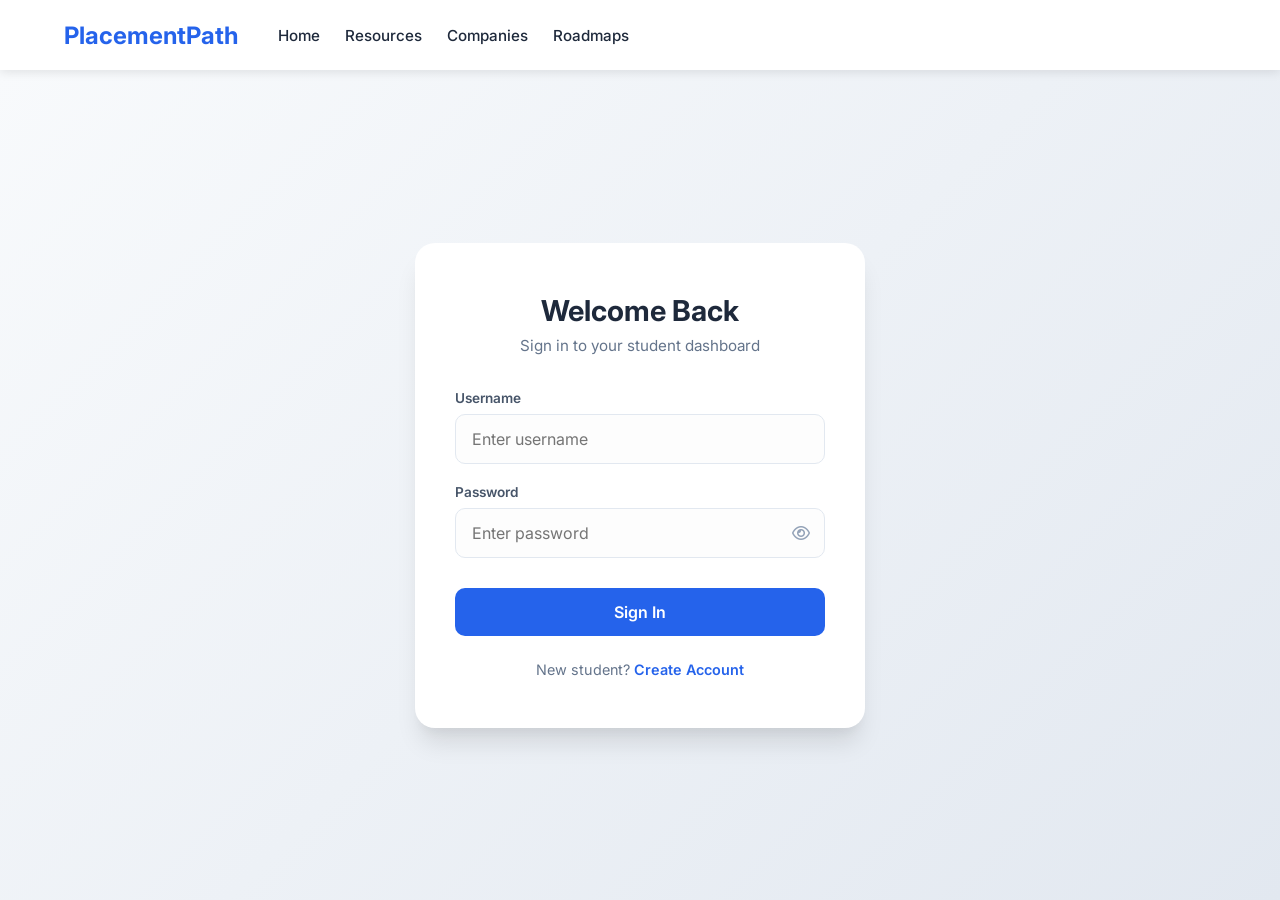
<file: frontend/roadmaps.html>
<!DOCTYPE html>
<html lang="en">
<head>
    <meta charset="UTF-8">
    <meta name="viewport" content="width=device-width, initial-scale=1.0">
    
    <title>Career Roadmaps | PlacementPath</title>
    <link rel="stylesheet" href="css/global.css">
    <link rel="stylesheet" href="css/roadmaps.css">
    <link href="https://fonts.googleapis.com/css2?family=Inter:wght@400;500;600;700&display=swap" rel="stylesheet">
</head>
<body>

    <nav>
        <a href="index.html" class="logo">PlacementPath</a>
        <ul class="nav-links">
            <li><a href="index.html">Home</a></li>
            <li><a href="resources.html">Resources</a></li>
            <li><a href="companies.html">Companies</a></li>
            <li><a href="roadmaps.html">Roadmaps</a></li>
        </ul>
        <ul class="nav-auth" id="nav-auth">
            <li><a href="login.html" class="btn-auth btn-login">Login</a></li>
            <li><a href="register.html" class="btn-auth btn-register">Register</a></li>
        </ul>
    </nav>

    <div class="container">
        <section class="academic-plan">
            <h1 class="page-title">B.Tech 4-Year Academic Journey</h1>
            <p class="section-desc">The semester-wise preparation strategy for placement readiness.</p>
            
            <div class="v-timeline">
                <div class="time-item">
                    <span class="year-circle">Y1</span>
                    <h4>Foundation & Discovery</h4>
                    <p>Focus on C/C++ or Python. Master Logic Building. Keep CGPA above 8.0. Explore the world of open source.</p>
                </div>
                <div class="time-item">
                    <span class="year-circle">Y2</span>
                    <h4>Data Structures & Core CS</h4>
                    <p>Priority: DSA (Arrays to Graphs). Learn DBMS, OS, and SQL. Start solving 2 problems daily on LeetCode.</p>
                </div>
                <div class="time-item">
                    <span class="year-circle">Y3</span>
                    <h4>Specialization & Internships</h4>
                    <p>Pick a Tech Stack. Build 2-3 significant projects. Master Aptitude. Secure a Summer Internship.</p>
                </div>
                <div class="time-item">
                    <span class="year-circle">Y4</span>
                    <h4>Placements & Polish</h4>
                    <p>Intense Mock Interviews. Company-specific pattern practice. Final Year Project completion. Secure the Offer!</p>
                </div>
            </div>
        </section>

        <hr class="divider">

        <section class="career-paths">
            <h2 class="page-title">Industry Career Roadmaps</h2>
            <div class="career-grid">
                
                <div class="career-card">
                    <div class="card-top"><span class="tag blue">High Demand</span></div>
                    <h3>Full-Stack Developer</h3>
                    <p>Handling both UI and Server logic. The most versatile role in tech.</p>
                    <div class="skills"><span>React</span> <span>Node.js</span> <span>SQL</span></div>
                    <a href="https://roadmap.sh/full-stack" target="_blank" class="road-btn">View Roadmap →</a>
                </div>

                <div class="career-card">
                    <div class="card-top"><span class="tag purple">Emerging</span></div>
                    <h3>AI / ML Engineer</h3>
                    <p>Building predictive models and intelligent algorithms using data.</p>
                    <div class="skills"><span>Python</span> <span>PyTorch</span> <span>Math</span></div>
                    <a href="https://roadmap.sh/ai-data-scientist" target="_blank" class="road-btn">View Roadmap →</a>
                </div>

                <div class="career-card">
                    <div class="card-top"><span class="tag green">High Salary</span></div>
                    <h3>DevOps Engineer</h3>
                    <p>Automating software delivery and managing cloud infrastructure.</p>
                    <div class="skills"><span>Docker</span> <span>K8s</span> <span>AWS</span></div>
                    <a href="https://roadmap.sh/devops" target="_blank" class="road-btn">View Roadmap →</a>
                </div>

                <div class="career-card">
                    <div class="card-top"><span class="tag orange">Mobile</span></div>
                    <h3>App Developer</h3>
                    <p>Creating seamless mobile experiences for Android and iOS devices.</p>
                    <div class="skills"><span>Flutter</span> <span>Kotlin</span> <span>Swift</span></div>
                    <a href="https://roadmap.sh/android" target="_blank" class="road-btn">View Roadmap →</a>
                </div>

                <div class="career-card">
                    <div class="card-top"><span class="tag red">Critical</span></div>
                    <h3>Cybersecurity Analyst</h3>
                    <p>Protecting networks and data from threats and vulnerabilities.</p>
                    <div class="skills"><span>Networking</span> <span>Linux</span> <span>SIEM</span></div>
                    <a href="https://roadmap.sh/cyber-security" target="_blank" class="road-btn">View Roadmap →</a>
                </div>

                <div class="career-card">
                    <div class="card-top"><span class="tag teal">Data</span></div>
                    <h3>Data Analyst</h3>
                    <p>Translating raw numbers into business insights and visualizations.</p>
                    <div class="skills"><span>Excel</span> <span>PowerBI</span> <span>Python</span></div>
                    <a href="https://roadmap.sh/data-analyst" target="_blank" class="road-btn">View Roadmap →</a>
                </div>

                <div class="career-card">
                    <div class="card-top"><span class="tag dark">Specialized</span></div>
                    <h3>Blockchain Developer</h3>
                    <p>Building decentralized apps and secure smart contracts.</p>
                    <div class="skills"><span>Solidity</span> <span>Rust</span> <span>Ethereum</span></div>
                    <a href="https://roadmap.sh/blockchain" target="_blank" class="road-btn">View Roadmap →</a>
                </div>

                <div class="career-card">
                    <div class="card-top"><span class="tag grey">Testing</span></div>
                    <h3>QA Automation</h3>
                    <p>Ensuring software quality through automated test scripts.</p>
                    <div class="skills"><span>Selenium</span> <span>Cypress</span> <span>JUnit</span></div>
                    <a href="https://roadmap.sh/qa" target="_blank" class="road-btn">View Roadmap →</a>
                </div>

                <div class="career-card">
                    <div class="card-top"><span class="tag purple">Creative</span></div>
                    <h3>Game Developer</h3>
                    <p>Designing and coding immersive 2D and 3D gaming experiences.</p>
                    <div class="skills"><span>Unity</span> <span>C#</span> <span>Unreal Engine</span></div>
                    <a href="https://roadmap.sh/game-developer" target="_blank" class="road-btn">View Roadmap →</a>
                </div>

                <div class="career-card">
                    <div class="card-top"><span class="tag blue">Design</span></div>
                    <h3>UI/UX Designer</h3>
                    <p>Crafting intuitive and visually appealing user interfaces.</p>
                    <div class="skills"><span>Figma</span> <span>User Research</span> <span>Adobe XD</span></div>
                    <a href="https://roadmap.sh/ux-design" target="_blank" class="road-btn">View Roadmap →</a>
                </div>

            </div>
        </section>
    </div>
    <footer>
    <div class="footer-container">
        <div class="footer-about">
            <h3>Placement<span>Path</span></h3>
            <p>Specialized DTI project empowering CSE students with technical roadmaps and placement assistance.</p>
        </div>

        <div class="footer-links">
            <h4>Navigation</h4>
            <ul>
                <li><a href="index.html">Home</a></li>
                <li><a href="resources.html">Resources</a></li>
                <li><a href="companies.html">Companies</a></li>
                <li><a href="roadmaps.html">Roadmaps</a></li>
            </ul>
        </div>

        <div class="footer-links">
            <h4>Quick Actions</h4>
            <ul>
                <li><a href="javascript:void(0)" onclick="window.scrollTo({top:0, behavior:'smooth'})">Back to Top ↑</a></li>
            </ul>
        </div>
    </div>

    <div class="footer-bottom">
        <p>&copy; 2026 PlacementPath | DTI Project</p>
    </div>
</footer>
    <script>

const token = localStorage.getItem("token");

const navAuth = document.getElementById("nav-auth");

// Protect page
if (!token) {

    alert("Please login to access this page.");

    window.location.href = "login.html";

}

// Change navbar after login
if (token) {

    navAuth.innerHTML = `
        <li>
            <a href="#" class="btn-auth btn-login" id="logoutBtn">
                Logout
            </a>
        </li>
    `;

    document
        .getElementById("logoutBtn")
        .addEventListener("click", function(e){

            e.preventDefault();

            localStorage.removeItem("token");
            localStorage.removeItem("username");
            localStorage.removeItem("loggedIn");

            window.location.href = "login.html";

        });

}

</script>
</body>
</html>
</file>
<file: frontend/css/global.css>
/* global.css */
@import url('https://fonts.googleapis.com/css2?family=Inter:wght@400;500;600;700&display=swap');

:root {
    --primary: #2563eb;
    --primary-dark: #1e4ed8;
    --bg: #f8fafc;
    --text: #1e293b;
    --white: #ffffff;
}

* {
    margin: 0;
    padding: 0;
    box-sizing: border-box;
    font-family: 'Inter', sans-serif;
}

body {
    background-color: var(--bg);
    color: var(--text);
    padding-top: 70px; /* Prevents content from hiding under fixed navbar */
}

/* NAVIGATION BAR - FIXED & SPLIT */
nav {
    background: var(--white);
    height: 70px;
    display: flex;
    align-items: center;
    padding: 0 5%;
    position: fixed;
    top: 0;
    width: 100%;
    z-index: 1000;
    box-shadow: 0 2px 10px rgba(0,0,0,0.1);
}

.logo {
    font-size: 1.5rem;
    font-weight: 700;
    color: var(--primary);
    margin-right: 40px;
    text-decoration: none;
}

/* Left Aligned Links */
.nav-links {
    display: flex;
    list-style: none;
    gap: 25px;
}

/* Right Aligned Auth Buttons */
.nav-auth {
    display: flex;
    list-style: none;
    gap: 15px;
    margin-left: auto; /* THIS PUSHES IT TO THE RIGHT */
}

nav a {
    text-decoration: none;
    color: var(--text);
    font-weight: 500;
    font-size: 0.95rem;
    transition: 0.3s;
}

nav a:hover {
    color: var(--primary);
}

/* Auth Button Styling */
.btn-auth {
    padding: 8px 20px;
    border-radius: 6px;
    font-weight: 600;
    transition: 0.3s;
}

.btn-login {
    border: 1.5px solid var(--primary);
    color: var(--primary) !important;
}

.btn-register {
    background: var(--primary);
    color: var(--white) !important;
}

.btn-register:hover {
    background: var(--primary-dark);
}

/* --- Professional Footer --- */
footer {
    background: #0f172a; /* Dark Slate */
    color: #f1f5f9;
    padding: 60px 5% 20px;
    margin-top: 80px;
}

.footer-container {
    max-width: 1200px;
    margin: 0 auto;
    display: grid;
    grid-template-columns: 2fr 1fr 1fr;
    gap: 50px;
}

.footer-about h3 {
    color: var(--white);
    margin-bottom: 20px;
    font-size: 1.5rem;
}

.footer-about p {
    color: #94a3b8;
    font-size: 0.95rem;
    line-height: 1.6;
}

.footer-links h4 {
    color: var(--white);
    margin-bottom: 20px;
    font-size: 1.1rem;
}

.footer-links ul {
    list-style: none;
}

.footer-links li {
    margin-bottom: 12px;
}

.footer-links a {
    color: #94a3b8;
    text-decoration: none;
    font-size: 0.9rem;
    transition: 0.3s;
}

.footer-links a:hover {
    color: var(--primary);
    padding-left: 5px;
}

.footer-bottom {
    margin-top: 50px;
    padding-top: 20px;
    border-top: 1px solid #1e293b;
    text-align: center;
    color: #64748b;
    font-size: 0.85rem;
}

/* Responsive Footer for Mobile */
@media (max-width: 768px) {
    .footer-container {
        grid-template-columns: 1fr;
        gap: 30px;
    }
}
</file>
<file: frontend/css/home.css>
/* home.css */
.hero {
    background: linear-gradient(135deg, #0f172a 0%, #1e293b 100%);
    padding: 120px 10%;
    color: white;
    text-align: center;
}

.hero h1 { font-size: 3.5rem; line-height: 1.2; margin-bottom: 20px; }
.hero h1 span { color: var(--primary); }
.hero p { font-size: 1.2rem; color: #94a3b8; max-width: 700px; margin: 0 auto 40px; }

.hero-btns { display: flex; gap: 20px; justify-content: center; }
.btn-primary { background: var(--primary); color: white; padding: 15px 30px; border-radius: 8px; text-decoration: none; font-weight: 600; }
.btn-secondary { border: 1px solid #94a3b8; color: white; padding: 15px 30px; border-radius: 8px; text-decoration: none; font-weight: 600; }

/* Stats Bar Overlay */
.stats-bar {
    max-width: 1000px;
    margin: -50px auto 0;
    background: white;
    display: flex;
    justify-content: space-around;
    padding: 40px;
    border-radius: 16px;
    box-shadow: 0 10px 30px rgba(0,0,0,0.1);
    position: relative;
    z-index: 10;
}

.stat-item { text-align: center; }
.stat-item strong { display: block; font-size: 2rem; color: var(--primary); }

/* Features Section */
.features { padding: 100px 10%; }
.section-title { text-align: center; font-size: 2.2rem; margin-bottom: 50px; }
.feature-grid { display: grid; grid-template-columns: repeat(auto-fit, minmax(280px, 1fr)); gap: 30px; }
.feature-card { background: white; padding: 40px; border-radius: 15px; text-align: center; box-shadow: 0 4px 15px rgba(0,0,0,0.05); }
.f-icon { font-size: 3rem; margin-bottom: 20px; }

/* Phases Section */
/* Updated Phases Styling */
.phases {
    padding: 100px 10%;
    background: #f8fafc;
}

.phase-timeline {
    display: grid;
    grid-template-columns: repeat(auto-fit, minmax(300px, 1fr));
    gap: 30px;
    margin-top: 50px;
}

.phase-node {
    background: white;
    padding: 30px;
    border-radius: 12px;
    display: flex;
    gap: 20px;
    align-items: flex-start;
    box-shadow: 0 4px 6px rgba(0,0,0,0.02);
    border: 1px solid #e2e8f0;
    transition: all 0.3s ease;
}

.phase-node:hover {
    transform: translateY(-5px);
    border-color: var(--primary);
    box-shadow: 0 10px 20px rgba(0,0,0,0.05);
}

.node-icon {
    background: var(--primary);
    color: white;
    min-width: 40px;
    height: 40px;
    display: flex;
    align-items: center;
    justify-content: center;
    border-radius: 8px;
    font-weight: 800;
    font-size: 0.9rem;
}

.node-content h4 {
    font-size: 1.1rem;
    color: var(--text);
    margin-bottom: 8px;
}

.node-content p {
    font-size: 0.85rem;
    color: var(--text-muted);
    line-height: 1.5;
}

/* Optional: Adding a connector line look for larger screens */
@media (min-width: 1024px) {
    .phase-node {
        position: relative;
    }
}

/* FAQ & About */
.faq { padding: 100px 10%; }
.faq-grid { display: grid; grid-template-columns: 1fr 1fr; gap: 30px; }
.faq-item { background: white; padding: 25px; border-radius: 12px; border: 1px solid #e2e8f0; }
.faq-item h4 { color: var(--primary); margin-bottom: 10px; }

/* Simplified About Styling */
.about-section {
    padding: 100px 10%;
    background: #ffffff;
}

.about-text {
    max-width: 900px;
    margin: 0 auto;
    text-align: center;
}

.about-text h2 {
    font-size: 2rem;
    color: var(--primary);
    margin-bottom: 20px;
}

.about-text > p {
    font-size: 1.1rem;
    color: var(--text-muted);
    line-height: 1.7;
    margin-bottom: 50px;
}

.about-grid {
    display: grid;
    grid-template-columns: 1fr 1fr;
    gap: 40px;
    text-align: left;
}

.about-item h4 {
    font-size: 1.2rem;
    color: var(--text);
    margin-bottom: 12px;
    position: relative;
    padding-left: 15px;
}

.about-item h4::before {
    content: '';
    position: absolute;
    left: 0;
    top: 5px;
    bottom: 5px;
    width: 4px;
    background: var(--primary);
    border-radius: 2px;
}

.about-item p {
    font-size: 0.95rem;
    color: #64748b;
    line-height: 1.6;
}

/* Mobile Responsive */
@media (max-width: 768px) {
    .about-grid {
        grid-template-columns: 1fr;
    }
}
</file>
<file: frontend/css/companies.css>
/* companies.css */
.table-container {
    max-width: 1100px;
    margin: 40px auto;
    padding: 0 5%;
}

.page-header {
    text-align: center;
    margin-bottom: 40px;
}

.page-header h1 { font-size: 2.2rem; color: var(--text); }
.page-header p { color: var(--text-muted); }

/* Table Styling */
.company-table {
    width: 100%;
    border-collapse: collapse;
    background: var(--white);
    border-radius: 12px;
    overflow: hidden; /* Rounds the table corners */
    box-shadow: 0 4px 15px rgba(0,0,0,0.05);
}

.company-table thead {
    background: #f1f5f9;
}

.company-table th {
    text-align: left;
    padding: 18px 25px;
    font-size: 0.85rem;
    text-transform: uppercase;
    letter-spacing: 1px;
    color: #475569;
    border-bottom: 2px solid #e2e8f0;
}

.company-table td {
    padding: 15px 25px;
    border-bottom: 1px solid #f1f5f9;
    vertical-align: middle;
    color: var(--text);
    font-size: 0.95rem;
}

.company-table tbody tr:hover {
    background: #f8fafc;
}

/* Brand Icon & Name */
.table-brand {
    display: flex;
    align-items: center;
    gap: 12px;
    font-weight: 600;
}

.mini-icon {
    width: 35px;
    height: 35px;
    background: var(--primary);
    color: white;
    display: flex;
    align-items: center;
    justify-content: center;
    border-radius: 8px;
    font-size: 0.75rem;
    font-weight: 800;
}

/* Custom Colors for Icons (Optional) */
.tcs { background: #1e293b; }
.amazon { background: #ff9900; }
.google { background: #ea4335; }
.microsoft { background: #00a4ef; }

/* Button inside table */
.table-btn {
    text-decoration: none;
    color: var(--primary);
    font-size: 0.85rem;
    font-weight: 600;
    padding: 6px 12px;
    border: 1px solid var(--primary);
    border-radius: 4px;
    transition: 0.3s;
}

.table-btn:hover {
    background: var(--primary);
    color: white;
}
/* Unique Colors for Table Mini-Icons */
.nvidia { background: #76b900; }
.swiggy { background: #fc8019; }
.fresh { background: #00a1ff; }
.cap { background: #0070ad; }
.lti { background: #000000; }
.jpm { background: #2c3e50; }
.del { background: #86bc25; }
.sw { background: #ff6600; }
</file>
<file: frontend/css/auth.css>
/* auth.css - Modern Professional Version */
.auth-wrapper {
    min-height: calc(100vh - 70px);
    display: flex;
    align-items: center;
    justify-content: center;
    background: linear-gradient(135deg, #f8fafc 0%, #e2e8f0 100%);
    padding: 20px;
}

.auth-card {
    background: white;
    width: 100%;
    max-width: 450px;
    padding: 50px 40px;
    border-radius: 20px;
    box-shadow: 0 20px 25px -5px rgba(0, 0, 0, 0.1), 0 10px 10px -5px rgba(0, 0, 0, 0.04);
}

.auth-header {
    text-align: center;
    margin-bottom: 35px;
}

.auth-header h2 {
    font-size: 1.8rem;
    color: #1e293b;
    font-weight: 700;
}

.auth-header p {
    color: #64748b;
    margin-top: 8px;
    font-size: 0.95rem;
}

/* Modern Input Groups */
.input-group {
    margin-bottom: 20px;
}

.input-group label {
    display: block;
    font-size: 0.85rem;
    font-weight: 600;
    color: #475569;
    margin-bottom: 8px;
}

.input-group input {
    width: 100%;
    padding: 14px 16px;
    border: 1.5px solid #e2e8f0;
    border-radius: 10px;
    font-size: 1rem;
    transition: all 0.3s ease;
    background: #fdfdfd;
}

.input-group input:focus {
    border-color: var(--primary);
    background: white;
    box-shadow: 0 0 0 4px rgba(37, 99, 235, 0.1);
    outline: none;
}

/* Submit Button */
.btn-submit {
    width: 100%;
    padding: 14px;
    background: var(--primary);
    color: white;
    border: none;
    border-radius: 10px;
    font-size: 1rem;
    font-weight: 600;
    cursor: pointer;
    transition: background 0.3s;
    margin-top: 10px;
}

.btn-submit:hover {
    background: var(--primary-dark);
}

/* Social Login Placeholder (Makes it look real) */
.divider-text {
    text-align: center;
    margin: 25px 0;
    position: relative;
    color: #94a3b8;
    font-size: 0.85rem;
}

.divider-text::before, .divider-text::after {
    content: "";
    position: absolute;
    top: 50%;
    width: 35%;
    height: 1px;
    background: #e2e8f0;
}

.divider-text::before { left: 0; }
.divider-text::after { right: 0; }

.auth-footer {
    text-align: center;
    margin-top: 25px;
    font-size: 0.9rem;
    color: #64748b;
}

.auth-footer a {
    color: var(--primary);
    text-decoration: none;
    font-weight: 600;
}
/* Password Toggle Styling */
.password-wrapper {
    position: relative;
    display: flex;
    align-items: center;
}

.password-wrapper input {
    width: 100%;
    padding-right: 45px; /* Leave space for the icon */
}

.password-wrapper i {
    position: absolute;
    right: 15px;
    cursor: pointer;
    color: #64748b;
    transition: color 0.3s;
}

.password-wrapper i:hover {
    color: var(--primary);
}

/* Professional Status Messages */
.status-msg {
    padding: 12px;
    border-radius: 8px;
    font-size: 0.85rem;
    margin-bottom: 20px;
    display: none; /* Hidden by default */
    text-align: center;
    font-weight: 500;
    animation: fadeIn 0.3s ease;
}

@keyframes fadeIn {
    from { opacity: 0; transform: translateY(-10px); }
    to { opacity: 1; transform: translateY(0); }
}

.status-msg.success {
    background: #ecfdf5;
    color: #065f46;
    border: 1px solid #a7f3d0;
}

.status-msg.error {
    background: #fef2f2;
    color: #991b1b;
    border: 1px solid #fecaca;
}

/* Add these to your auth.css if not already there */
.password-wrapper { position: relative; }
.password-wrapper i {
    position: absolute;
    right: 15px;
    top: 50%;
    transform: translateY(-50%);
    cursor: pointer;
    color: #94a3b8;
}

.status-msg {
    padding: 12px;
    border-radius: 8px;
    font-size: 0.85rem;
    margin-bottom: 20px;
    display: none;
    text-align: center;
}
.status-msg.success { background: #ecfdf5; color: #065f46; border: 1px solid #a7f3d0; }
.status-msg.error { background: #fef2f2; color: #991b1b; border: 1px solid #fecaca; }
</file>
<file: frontend/css/resources.css>
/* resources.css */
.container {
    max-width: 1200px;
    margin: 40px auto;
    padding: 0 5%;
}

.resource-header {
    text-align: center;
    margin-bottom: 60px;
}

.resource-header h1 { font-size: 2.5rem; color: var(--text); }
.resource-header p { color: var(--text-muted); margin-top: 10px; }

/* Category Sections */
.category-section {
    margin-bottom: 80px;
}

.category-title {
    display: flex;
    align-items: center;
    gap: 15px;
    margin-bottom: 30px;
    padding-bottom: 10px;
    border-bottom: 2px solid #e2e8f0;
}

.category-title .icon {
    font-size: 1.8rem;
}

.category-title h2 {
    font-size: 1.5rem;
    color: var(--text);
}

/* Resource Grid */
.resource-grid {
    display: grid;
    grid-template-columns: repeat(auto-fit, minmax(280px, 1fr));
    gap: 25px;
}

/* Modern Resource Card */
.res-card {
    background: var(--white);
    padding: 35px 25px 25px;
    border-radius: 12px;
    box-shadow: 0 4px 6px rgba(0,0,0,0.05);
    position: relative;
    transition: all 0.3s ease;
    display: flex;
    flex-direction: column;
}

.res-card:hover {
    transform: translateY(-5px);
    box-shadow: 0 10px 15px rgba(0,0,0,0.1);
}

.card-badge {
    position: absolute;
    top: 0;
    left: 20px;
    transform: translateY(-50%);
    padding: 4px 12px;
    font-size: 0.75rem;
    font-weight: 700;
    text-transform: uppercase;
    border-radius: 4px;
}

/* Category Colors */
.res-card.free { border: 1px solid #dcfce7; }
.free .card-badge { background: #22c55e; color: white; }

.res-card.paid { border: 1px solid #fef3c7; }
.paid .card-badge { background: #f59e0b; color: white; }

.res-card h3 {
    font-size: 1.25rem;
    margin-bottom: 10px;
    color: var(--text);
}

.res-card p {
    font-size: 0.9rem;
    color: var(--text-muted);
    line-height: 1.5;
    margin-bottom: 20px;
}

.res-card a {
    margin-top: auto;
    text-decoration: none;
    color: var(--primary);
    font-weight: 600;
    font-size: 0.9rem;
    transition: 0.2s;
}

.res-card a:hover {
    text-decoration: underline;
}
</file>
<file: frontend/css/roadmaps.css>
/* roadmaps.css */
.container { max-width: 1200px; margin: 40px auto; padding: 0 5%; }
.page-title { text-align: center; font-size: 2.2rem; margin-bottom: 10px; }
.section-desc { text-align: center; color: var(--text-muted); margin-bottom: 50px; }

/* Timeline Styling */
.v-timeline { position: relative; max-width: 800px; margin: 0 auto; padding-left: 60px; border-left: 3px solid #e2e8f0; }
.time-item { position: relative; margin-bottom: 50px; }
.year-circle { position: absolute; left: -83px; top: 0; width: 45px; height: 45px; background: var(--primary); color: white; display: flex; align-items: center; justify-content: center; border-radius: 50%; font-weight: 700; border: 4px solid var(--white); }
.time-item h4 { font-size: 1.3rem; margin-bottom: 8px; color: var(--text); }
.time-item p { color: var(--text-muted); line-height: 1.6; }

.divider { margin: 80px 0; border: 0; border-top: 1px solid #e2e8f0; }

/* Career Grid */
.career-grid { display: grid; grid-template-columns: repeat(auto-fit, minmax(280px, 1fr)); gap: 30px; }
.career-card { background: var(--white); padding: 30px; border-radius: 12px; box-shadow: 0 4px 6px rgba(0,0,0,0.05); display: flex; flex-direction: column; border: 1px solid #f1f5f9; transition: transform 0.3s ease; }
.career-card:hover { transform: translateY(-8px); border-color: var(--primary); }

.card-top { margin-bottom: 15px; }
.tag { font-size: 0.7rem; font-weight: 700; padding: 4px 10px; border-radius: 20px; text-transform: uppercase; }
.tag.blue { background: #eff6ff; color: #2563eb; }
.tag.purple { background: #f5f3ff; color: #7c3aed; }
.tag.green { background: #ecfdf5; color: #10b981; }
.tag.orange { background: #fff7ed; color: #f97316; }
.tag.red { background: #fef2f2; color: #ef4444; }
.tag.teal { background: #f0fdfa; color: #0d9488; }
.tag.dark { background: #1e293b; color: white; }
.tag.grey { background: #f8fafc; color: #64748b; }

.career-card h3 { margin-bottom: 10px; }
.career-card p { font-size: 0.9rem; color: var(--text-muted); margin-bottom: 20px; line-height: 1.5; }

.skills { display: flex; flex-wrap: wrap; gap: 8px; margin-bottom: 25px; }
.skills span { background: #f1f5f9; padding: 4px 10px; border-radius: 4px; font-size: 0.75rem; font-weight: 600; color: #475569; }

.road-btn { margin-top: auto; text-align: center; padding: 10px; text-decoration: none; color: var(--primary); border: 1px solid var(--primary); border-radius: 6px; font-weight: 600; font-size: 0.9rem; transition: 0.3s; }
.road-btn:hover { background: var(--primary); color: white; }
</file>
